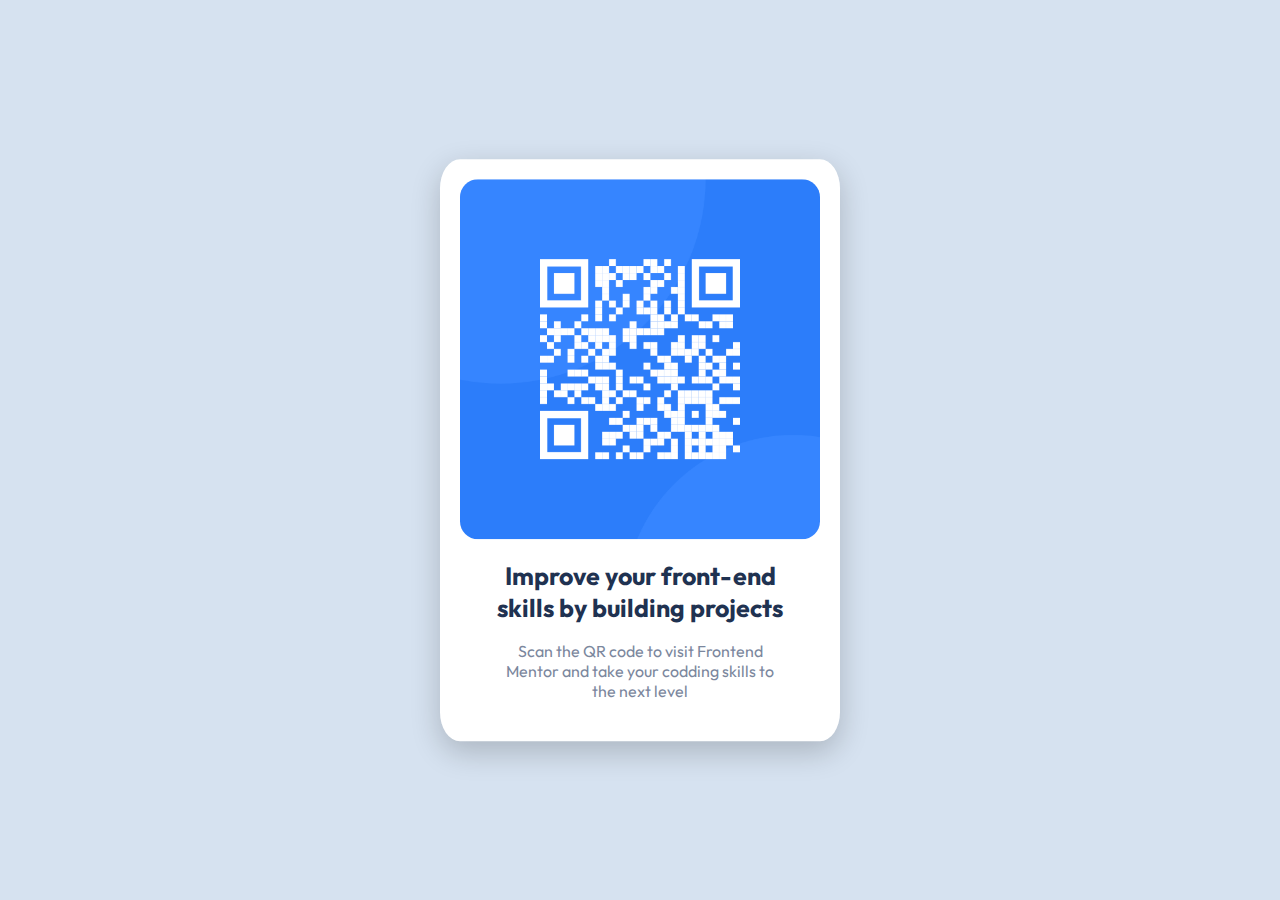
<file: QR code componen/index.html>
<!DOCTYPE html>
<html lang="en">
    <head>
        <title>GR-code component</title>
        <link rel="stylesheet" href="styles.css">
        <meta charset="utf-8">
        <meta name="viewport" content="width=device-width, initial-scale=1.0">
        <link rel="stylesheet" href="https://fonts.googleapis.com/css?family=Outfit">

    </head>
    <body>
        <div class="test">
        <div class="container">
            <main>
                <img class="image" src="sorces/image-qr-code.png" alt="qr-code">
                <h1 class="header">Improve your front-end skills by building projects</h1>
                <p class="paragraph">Scan the QR code to visit Frontend Mentor and take your codding skills to the next level</p>
            </main>
        </div>
        </div>
    </body>
</html>
</file>
<file: QR code componen/styles.css>
.container{
    text-align: center;
    max-width: 400px;
    border-radius: 5%;
    font-family: Outfit;
    position: absolute;
    top: 50%;
    left: 50%;
    transform: translate(-50%, -50%);
    background-color: hsl(0, 0%, 100%);
    box-shadow: 0px 10px  30px rgba(0, 0, 0, 20%);
}
.image{
    width: 90%;
    margin-top: 5%;
    margin-left: 5%;
    margin-right: 5%;
    border-radius: 5%;
}
.paragraph {
    font-size: 16px;
    color: hsl(220, 15%, 55%);
    margin-left: 15%;
    margin-right: 15%;
    margin-bottom: 10%;
}   
.header{
    font-weight: bold;
    margin-left: 11%;
    margin-right: 11%;
    font-size: 25px;
    color: hsl(218, 44%, 22%);
}
body{
    background-color:  hsl(212, 45%, 89%);
}
</file>
